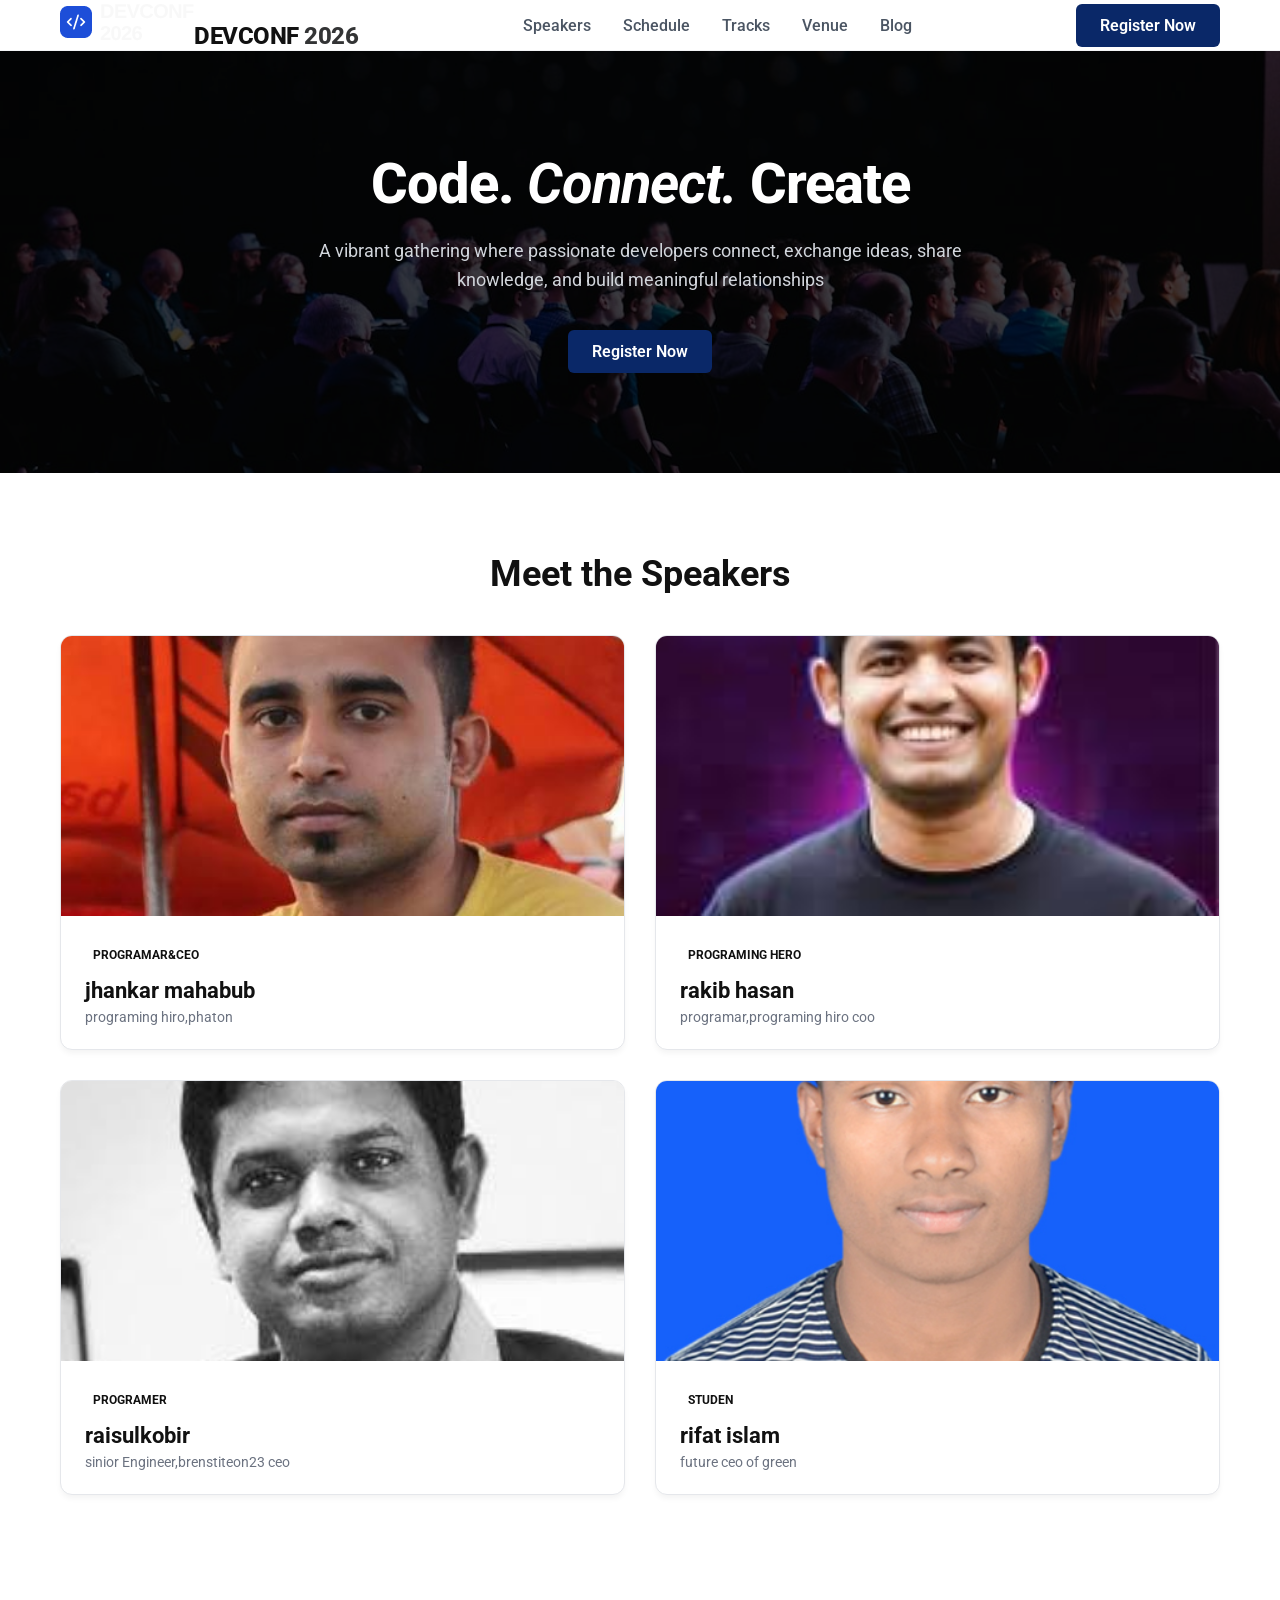
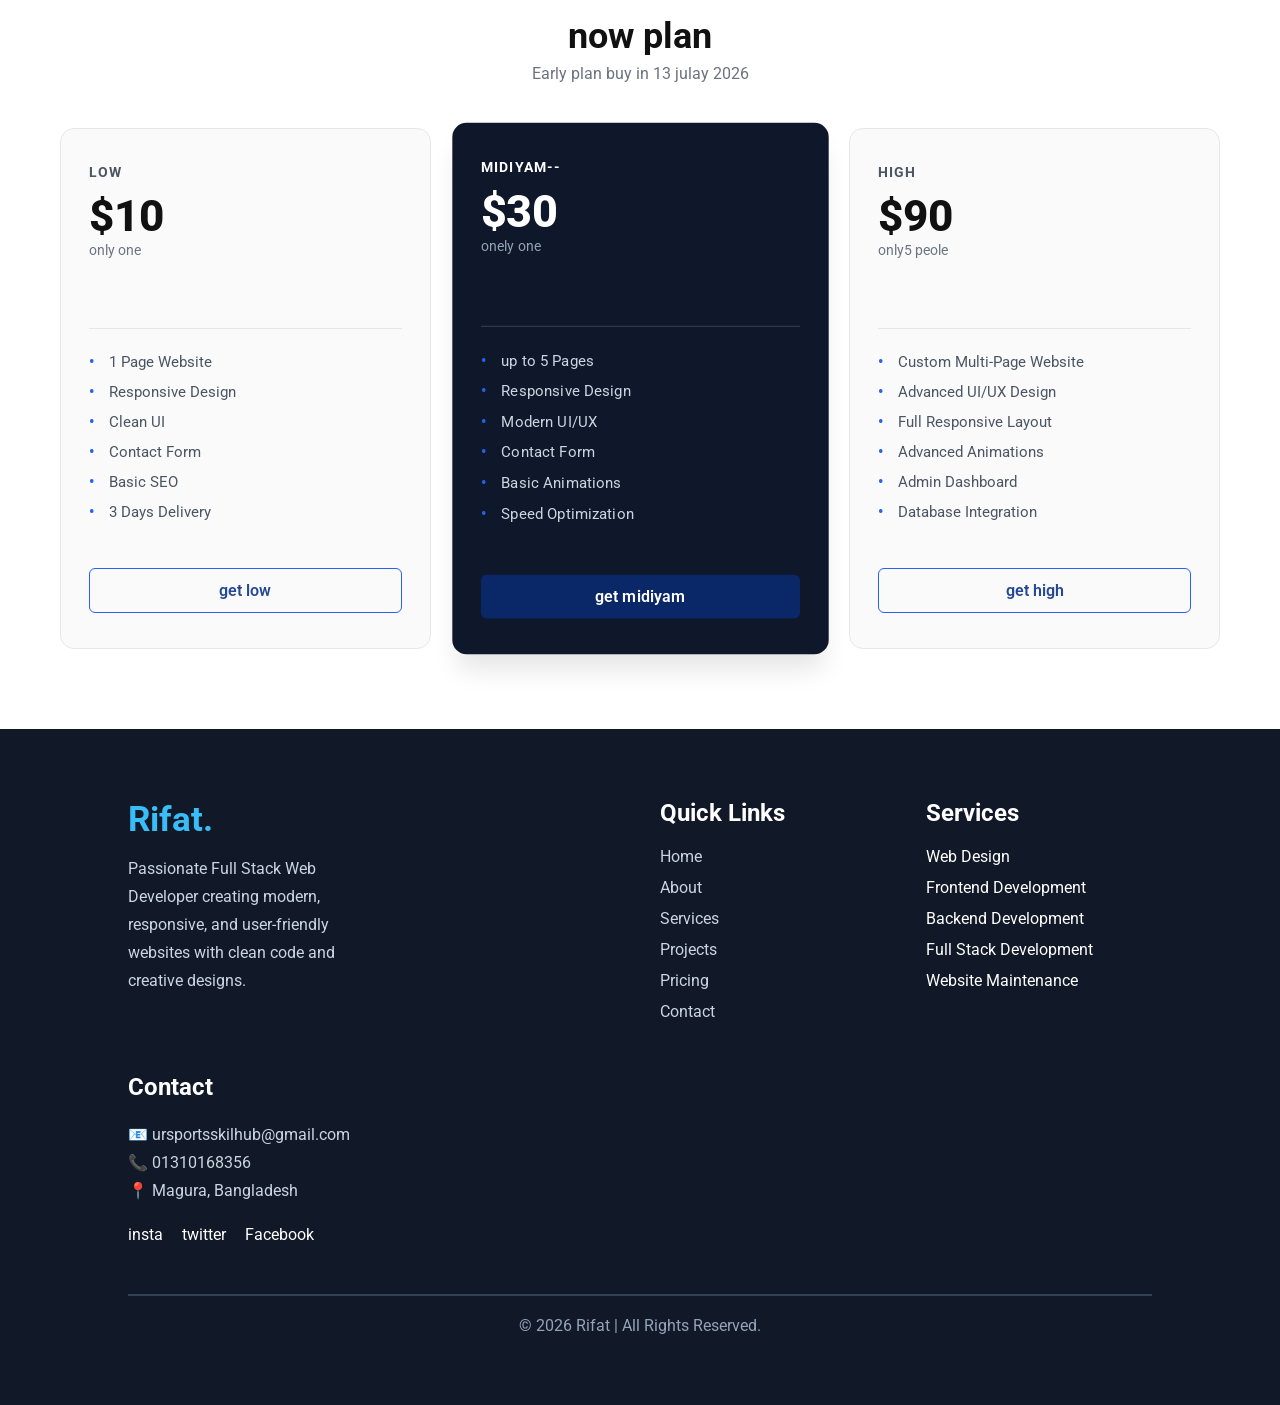
<file: index.html>
<!DOCTYPE html>
<html lang="en">
<head>
    <meta charset="UTF-8">
    <meta name="viewport" content="width=device-width, initial-scale=1.0">
    <title>DEVCONF 2026</title>
    <link rel="stylesheet" href="style.css">
    <!-- google font -->
    <link rel="preconnect" href="https://fonts.googleapis.com">
    <link rel="preconnect" href="https://fonts.gstatic.com" crossorigin>
    <link href="https://fonts.googleapis.com/css2?family=Open+Sans:ital,wght@0,300..800;1,300..800&family=Roboto:ital,wght@0,100..900;1,100..900&display=swap" rel="stylesheet">
    <!--fond osam ling  -->
    <link rel="stylesheet"
href="https://cdnjs.cloudflare.com/ajax/libs/font-awesome/6.7.2/css/all.min.css">
</head>
<body>

<!-- navbar start -->
<header>
    <nav class="container">
        <!-- Logo on the left -->
        <h1 class="logo" > <img src="footer-logo.png">DEVCONF <span class="logo-color">2026</span></h1>
        
        <!-- Menu items centered -->
        <ul>
            <li><a href="">Speakers</a></li>
            <li><a href="">Schedule</a></li>
            <li><a href="">Tracks</a></li>
            <li><a href="">Venue</a></li>
            <li><a href="">Blog</a></li>
        </ul>
        
        <!-- Register button on the right -->
        <button class="common-btn">Register Now</button>
    </nav>
</header>
<!-- navbar end -->

<!-- banner (hero) section start -->
<section class="hero-parent">
    <div class="hero-overlay">
        <div class="container hero-content">
            <h1>Code. <i>Connect.</i> Create</h1>
          <P>A vibrant gathering where passionate developers connect, exchange ideas, share knowledge, and build meaningful relationships</p>
            <button class="common-btn">Register Now</button>
        </div>
    </div>
</section>
<!-- banner (hero) section end -->

<!-- speakers section start -->
<section class="container speakers-section">
    <h2 class="section-title">Meet the Speakers</h2> 
    <div class="speakers-grid">
        
        <!-- Speaker 1 -->
        <div class="speaker-card">
        
            <img src="netavai.jpg" class="speaker-img">
            <div class="speaker-info">
                <span class="track-label ai-ml">programar&ceo</span>
                <h3>jhankar mahabub</h3>
                <p>programing hiro,phaton</p>
            </div>
        </div>
        <!-- speaker1 end -->

        <!-- Speaker 2 -->
        <div class="speaker-card"> 
            <img src="rakibvai.jpg" class="speaker-img">

            <div class="speaker-info">

                <span class="track-label cloud-devops">programing hero</span>
                <h3>rakib hasan</h3>
                <p>programar,programing hiro coo</p>
            </div>
        </div>
        <!-- speaker2 end -->

        <!-- Speaker 3 -->
        <div class="speaker-card">
            <img src="raisulkobir.jpg" class="speaker-img">

            <div class="speaker-info">
                <span class="track-label frontend">programer</span>
                <h3>raisulkobir</h3>
                <p>sinior Engineer,brenstiteon23 ceo</p>
            </div>
        </div>
        <!-- speaker3 end -->

        <!-- Speaker 4 -->
        <div class="speaker-card">
            <img src="rifat.JPG" class="speaker-img">
            <div class="speaker-info">
                <span class="track-label security">studen</span>
                <h3>rifat islam</h3>
                <p>future ceo of green </p>
            </div>
        </div>
        <!-- speaker4 end -->

    </div>
</section>
<!--speakers section end -->

<!-- pricing section start -->
<section class="container pricing-section">
    <h2 class="section-title">now plan</h2>
    <p class="section-subtitle">Early plan buy in 13 julay 2026</p>
    
    <!-- Three cards  row -->
    <div class="pricing-container">
        
        <!-- Card 1: low-->
        <div class="pricing-card">
            <span class="plan-name"> low</span>
            <h3 class="price">$10</h3>
            <span class="per-person">only one</span>
            <hr class="card-divider">
            <ul>
                <li>1 Page Website</li>
                <li>Responsive Design</li>
                <li>Clean UI</li>
                <li>Contact Form</li>
                <li>Basic SEO</li>
                <li>3 Days Delivery</li>
            </ul>
            <button class="outline-btn">get low</button>
        </div>

        <!-- Card 2 midiyam-->
        <div class="pricing-card featured-card">
            <span class="plan-name text-white">midiyam--</span>
            <h3 class="price text-white">$30</h3>
            <span class="per-person text-light">onely one</span>
            <hr class="card-divider-light">
            <ul class="text-white">
                <li>up to 5 Pages</li>
                <li>Responsive Design</li>
                <li>Modern UI/UX</li>
                <li>Contact Form</li>
                <li>Basic Animations</li>
                <li>Speed Optimization</li>
            </ul>
            <button class="common-btn full-width-btn">get midiyam</button>
        </div>

        <!-- Card 3 high -->
        <div class="pricing-card">
            <span class="plan-name">high</span>
            <h3 class="price">$90</h3>
            <span class="per-person">only5 peole</span>
            <hr class="card-divider">
            <ul>
                <li>Custom Multi-Page Website</li>
                <li>Advanced UI/UX Design</li>
                <li>Full Responsive Layout</li>
                <li>Advanced Animations</li>
                <li>Admin Dashboard</li>
                <li>Database Integration</li>
            </ul>
            <button class="outline-btn"> get high</button>
        </div>

    </div>
</section>
<!--  pricing section end -->

<!-- FOOTER START-->
<footer class="footer">

    <div class="footer-container">

        <!-- Logo & About-->
        <div class="footer-box">


            <h2>Rifat.</h2>

            <p>
                Passionate Full Stack Web Developer creating modern,
                responsive, and user-friendly websites with clean
                code and creative designs.
            </p>

        </div>
<div></div>
        <!-- ===== Quick Links ===== -->
        <div class="footer-box">

            <h3>Quick Links</h3>

            <ul>
                <li><a href="#">Home</a></li>
                <li><a href="#">About</a></li>
                <li><a href="#">Services</a></li>
                <li><a href="#">Projects</a></li>
                <li><a href="#">Pricing</a></li>
                <li><a href="contact.html">Contact</a></li>
            </ul>

        </div>

        <!-- ===== Services ===== -->
        <div class="footer-box">

            <h3>Services</h3>

            <ul>
                <li>Web Design</li>
                <li>Frontend Development</li>
                <li>Backend Development</li>
                <li>Full Stack Development</li>
                <li>Website Maintenance</li>
            </ul>

        </div>

        <!-- ===== Contact ===== -->
        <div class="footer-box">

            <h3>Contact</h3>

            <p>📧 ursportsskilhub@gmail.com</p>
            <p>📞 01310168356</p>
            <p>📍 Magura, Bangladesh</p>

            <!-- Font Awesome-->
            <div class="social">

                <a href="insta.png">insta</a>
                <a href="twitter.png">twitter</a>
                <a href="facebook.png">Facebook</a>

            </div>

        </div>

    </div>

    <hr>

    <div class="footer-bottom">

        <p>
            © 2026 Rifat | All Rights Reserved.
        </p>

    </div>

</footer>
<!-- ================= FOOTER END ================= -->

</body>
</html>
</file>
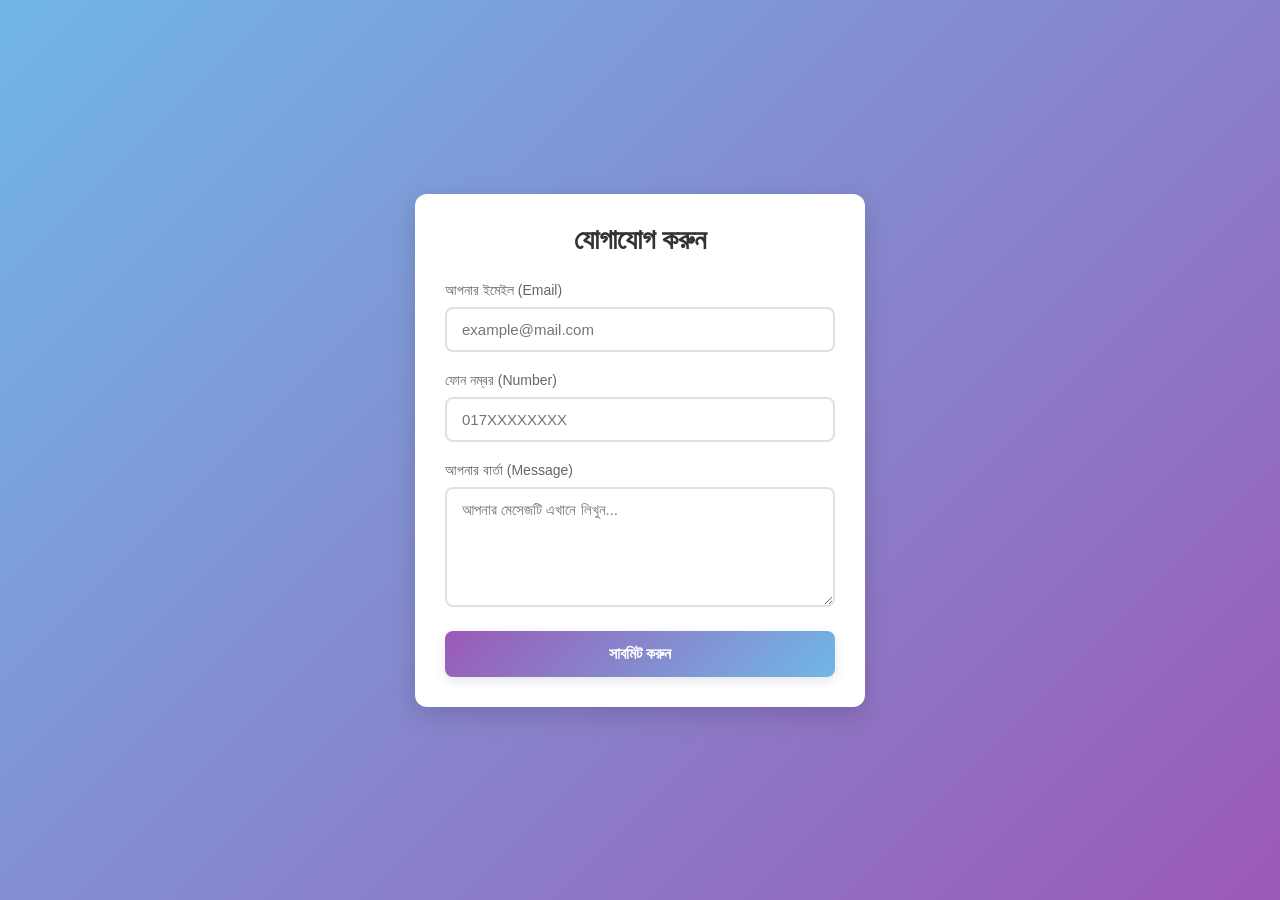
<file: contact.html>
<!DOCTYPE html>
<html lang="en">
<head>
    <meta charset="UTF-8">
    <meta name="viewport" content="width=device-width, initial-scale=1.0">
    <title>Beautiful Contact Form</title>
    <style>
        /* ফন্ট এবং পুরো পেজের ব্যাকগ্রাউন্ড স্টাইল */
        * {
            margin: 0;
            padding: 0;
            box-sizing: border-box;
            font-family: 'Segoe UI', Tahoma, Geneva, Verdana, sans-serif;
        }

        body {
            display: flex;
            justify-content: center;
            align-items: center;
            min-height: 100vh;
            background: linear-gradient(135deg, #71b7e6, #9b59b6);
            padding: 20px;
        }

        /* ফর্ম কন্টেইনার স্টাইল */
        .form-container {
            background: #fff;
            width: 100%;
            max-width: 450px;
            padding: 30px;
            border-radius: 12px;
            box-shadow: 0 8px 24px rgba(0, 0, 0, 0.15);
        }

        .form-container h2 {
            text-align: center;
            margin-bottom: 25px;
            color: #333;
            font-size: 28px;
            font-weight: 600;
        }

        /* ইনপুট ফিল্ডগুলোর স্টাইল */
        .input-group {
            margin-bottom: 20px;
            position: relative;
        }

        .input-group label {
            display: block;
            margin-bottom: 8px;
            color: #666;
            font-size: 14px;
            font-weight: 500;
        }

        .input-group input, 
        .input-group textarea {
            width: 100%;
            padding: 12px 15px;
            border: 2px solid #e0e0e0;
            border-radius: 8px;
            font-size: 15px;
            color: #333;
            outline: none;
            transition: all 0.3s ease;
        }

        /* ইনপুট ফিল্ডে ক্লিক করলে বর্ডার চেঞ্জ হওয়ার ইফেক্ট */
        .input-group input:focus, 
        .input-group textarea:focus {
            border-color: #9b59b6;
            box-shadow: 0 0 8px rgba(155, 89, 182, 0.2);
        }

        /* টেক্সট এরিয়া সাইজ ফিক্সড করা */
        .input-group textarea {
            resize: vertical;
            min-height: 120px;
        }

        /* সাবমিট বাটনের স্টাইল */
        .submit-btn {
            width: 100%;
            padding: 14px;
            background: linear-gradient(135deg, #9b59b6, #71b7e6);
            border: none;
            border-radius: 8px;
            color: #fff;
            font-size: 16px;
            font-weight: 600;
            cursor: pointer;
            box-shadow: 0 4px 12px rgba(0, 0, 0, 0.1);
            transition: all 0.3s ease;
        }

        /* বাটনের ওপর মাউস নিলে সুন্দর অ্যানিমেশন ইফেক্ট */
        .submit-btn:hover {
            background: linear-gradient(135deg, #8e44ad, #3498db);
            transform: translateY(-2px);
            box-shadow: 0 6px 15px rgba(0, 0, 0, 0.2);
        }

        .submit-btn:active {
            transform: translateY(0);
        }
    </style>
</head>
<body>

    <div class="form-container">
        <h2>যোগাযোগ করুন</h2>
        <form action="#" method="POST">
            
            <!-- ইমেইল ফিল্ড -->
            <div class="input-group">
                <label for="email">আপনার ইমেইল (Email)</label>
                <input type="email" id="email" name="email" placeholder="example@mail.com" required>
            </div>

            <!-- ফোন নম্বর ফিল্ড -->
            <div class="input-group">
                <label for="phone">ফোন নম্বর (Number)</label>
                <input type="tel" id="phone" name="phone" placeholder="017XXXXXXXX" required>
            </div>

            <!-- মেসেজ ফিল্ড -->
            <div class="input-group">
                <label for="message">আপনার বার্তা (Message)</label>
                <textarea id="message" name="message" placeholder="আপনার মেসেজটি এখানে লিখুন..." required></textarea>
            </div>

            <!-- সাবমিট বাটন -->
            <button type="submit" class="submit-btn">সাবমিট করুন</button>

        </form>
    </div>

</body>
</html>
</file>
<file: style.css>
/* riset style */
*{
    padding: 0;
    margin: 0;
    box-sizing: border-box;
    font-family: "Roboto", sans-serif;
}

body {
    background-color: #ffffff;
    color: #111111;
}

/* common utility style */
.container{
    max-width: 1200px;
    margin: 0 auto;
    padding: 0 20px;
}

.common-btn{
    background-color: #0a2868; 
    color: white;
    padding: 12px 24px;
    font-size: 16px;
    font-weight: 600;
    border: none;
    border-radius: 6px;
    cursor: pointer;
    transition: 0.3s ease;
}

.common-btn:hover{
    background-color: #1d4ed8;
}

.outline-btn{
    background-color: transparent;
    color: #254896;
    padding: 12px 24px;
    font-size: 16px;
    font-weight: 600;
    border: 1px solid #2563eb;
    border-radius: 6px;
    cursor: pointer;
    width: 100%;
    transition: 0.3s ease;
}

.outline-btn:hover{
    background-color: #2563eb;
    color: white;
}

.section-title {
    text-align: center;
    font-size: 36px;
    font-weight: 700;
    margin-bottom: 15px;
}

/* navbar style */
header {
    background-color: #ffffff;
    border-bottom: 1px solid #f3f4f6;
    position: sticky;
    top: 0;
    z-index: 100;
}

nav{
    display: flex;
    justify-content: space-between;
    align-items: center;
    padding: 18px 0;
}

.logo{
    font-size: 24px;
    font-weight: 800;
    letter-spacing: -0.5px;
    color: #111111;
}

.logo-color{
    color: #333435;
}

nav ul {
    display: flex;
    list-style: none;
    gap: 32px;
}

nav ul li a{
    text-decoration: none;
    color: #4b5563;
    font-weight: 500;
    font-size: 16px;
transition: 0.2s ease; 
}

nav ul li a:hover {
    color: #2563eb;
}

/* banner hero section style */
.hero-parent{
    background-image: url('banner.jpg'); 
    background-size: cover;
    background-position: center;
    background-repeat: no-repeat;
    position: relative;
    width: 100%;
}

.hero-overlay{
    background-color: rgba(0, 0, 0, 0.75); 
    padding: 100px 0;
    text-align: center;
}

.hero-content h1{
    font-size: 56px;
    font-weight: 800;
    color: #ffffff;
    margin-bottom: 20px;
    letter-spacing: -1px;
}

.hero-content h1 i {
    font-style: italic;
    font-weight: 700;
}

.hero-content p{
    font-size: 18px;
    color: #d1d5db;
    max-width: 700px;
    margin: 0 auto 35px auto;
    line-height: 1.6;
}

/* meet the speakers section style */
.speakers-section {
    padding: 80px 20px;
}

.speakers-grid {
    display: grid;
    grid-template-columns: repeat(2, 1fr); 
    gap: 30px;
    margin-top: 40px;
}

.speaker-card {
    background: #ffffff;
    border: 1px solid #e5e7eb;
    border-radius: 12px;
    overflow: hidden;
    box-shadow: 0 4px 6px -1px rgba(0, 0, 0, 0.05);
}

.speaker-img {
    width: 100%;
    height: 280px; 
    object-fit: cover;
}

.speaker-info {
    padding: 24px;
}

.track-label {
    display: inline-block;
    font-size: 12px;
    font-weight: 700;
    padding: 4px 8px;
    border-radius: 4px;
    margin-bottom: 12px;
    text-transform: uppercase;
}

.speaker-info h3 {
    font-size: 22px;
    font-weight: 700;
    margin-bottom: 6px;
    color: #111111;
}

.speaker-info p {
    font-size: 14px;
    color: #6b7280;
}

/* pricing section style */
.pricing-section {
    padding: 40px 20px 80px 20px;
}

.section-subtitle {
    text-align: center;
    color: #6b7280;
    font-size: 16px;
    margin-top: -8px;
    margin-bottom: 45px;
}

.pricing-container {
    display: flex;
    justify-content: space-between;
    gap: 25px;
    align-items: stretch;
}

.pricing-card {
    background-color: #fafafa;
    border: 1px solid #e5e7eb;
    border-radius: 14px;
    padding: 35px 28px;
    flex: 1;
    display: flex;
    flex-direction: column;
}

/* midiyam crad styel*/
.featured-card {
    background-color: #0f172a; /* Solid dark blue/black code tone */
    border: none;
    transform: scale(1.02); /* Light standard elevation highlight */
    box-shadow: 0 20px 25px -5px rgba(0, 0, 0, 0.1);
}

.plan-name {
    font-size: 14px;
    font-weight: 700;
    text-transform: uppercase;
    letter-spacing: 1px;
    color: #4b5563;
    margin-bottom: 10px;
}

.price {
    font-size: 44px;
    font-weight: 800;
    color: #111111;
}

.per-person {
    font-size: 14px;
    color: #6b7280;
    margin-bottom: 20px;
}

.card-divider {
    border: 0;
    border-top: 1px solid #e5e7eb;
    margin-bottom: 24px;
}

.card-divider-light {
    border: 0;
    border-top: 1px solid #334155;
    margin-bottom: 24px;
}

.pricing-card ul {
    list-style: none;
    margin-bottom: 35px;
    flex-grow: 1; /* Aligns button to bottom consistently */
}

.pricing-card ul li {
    font-size: 15px;
    margin-bottom: 12px;
    position: relative;
    padding-left: 20px;
    color: #4b5563;
}

.pricing-card ul.text-white li {
    color: #cbd5e1;
}

.pricing-card ul li::before {
    content: "•";
    color: #2563eb;
    font-weight: bold;
    position: absolute;
    left: 0;
}

.full-width-btn {
    width: 100%;
}

.text-white { color: #ffffff !important; }
.text-light { color: #94a3b8 !important; }

/* footer section style */
*{
    margin: 0;
    padding: 0;
    box-sizing: border-box;
}
footer-img-r{
    max-width: 10%;
}

.footer{
    background: #111827;
    color: white;
    padding: 70px 10%;
}

.footer-container{
    display: grid;
    grid-template-columns: repeat(auto-fit,minmax(220px,1fr));
    gap: 40px;
}

.footer-box h2{
    font-size: 35px;
    margin-bottom: 15px;
    color: #38bdf8;
}

.footer-box h3{
    margin-bottom: 20px;
    font-size: 24px;
}

.footer-box p{
    color: #cbd5e1;
    line-height: 28px;
}

.footer-box ul{
    list-style: none;
}

.footer-box ul li{
    margin: 12px 0;
}

.footer-box ul li a{
    text-decoration: none;
    color: #cbd5e1;
    transition: .3s;
}

.footer-box ul li a:hover{
    color: #38bdf8;
    padding-left: 8px;
}

.social{
    margin-top: 20px;
}

.social a{
    display: inline-block;
    margin-right: 15px;
    text-decoration: none;
    color: white;
    transition: .3s;
}

.social a:hover{
    color: #38bdf8;
    transform: translateY(-5px);
}

hr{
    margin: 50px 0 20px;
    border: 1px solid #334155;
}

.footer-bottom{
    text-align: center;
}

.footer-bottom p{
    color: #94a3b8;
}
</file>
